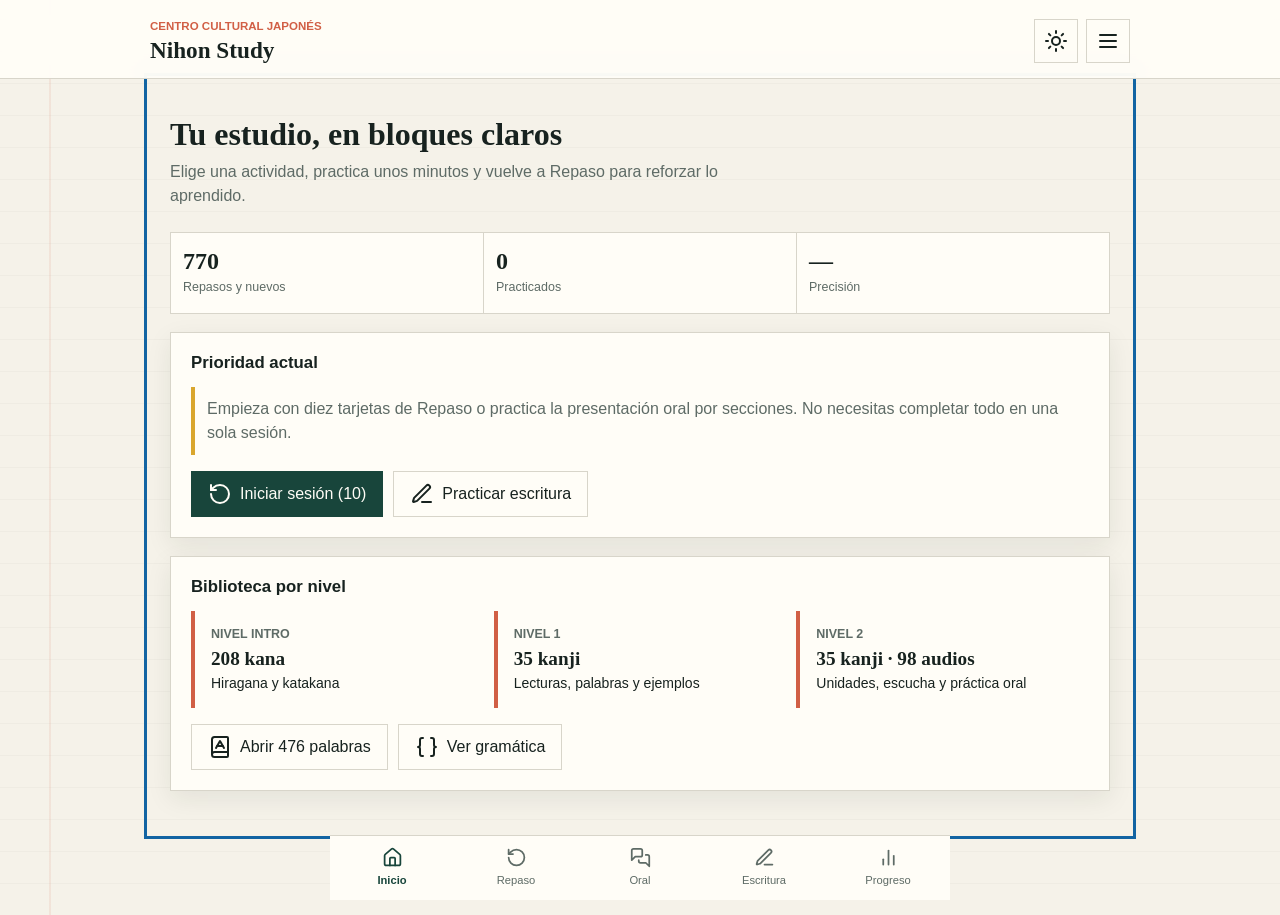
<file: index.html>
<!doctype html>
<html lang="es">
<head>
  <meta charset="utf-8">
  <meta name="viewport" content="width=device-width, initial-scale=1, viewport-fit=cover">
  <meta name="theme-color" content="#18453b">
  <meta name="description" content="Aplicación de estudio de japonés con kana, kanji, vocabulario, gramática, escucha y práctica oral.">
  <link rel="manifest" href="./manifest.webmanifest">
  <link rel="apple-touch-icon" href="./icons/icon-192.png">
  <link rel="stylesheet" href="./vendor/bootstrap/css/bootstrap.min.css">
  <link rel="stylesheet" href="./styles.css">
  <title>Nihon Study</title>
</head>
<body>
  <a class="skip-link" href="#app-content">Saltar al contenido</a>
  <header class="app-header">
    <div>
      <p class="eyebrow">Centro Cultural Japonés</p>
      <h1>Nihon Study</h1>
    </div>
    <div class="header-actions">
      <button class="icon-button" id="theme-toggle" type="button" aria-label="Cambiar tema" title="Cambiar tema">
        <i data-lucide="sun" aria-hidden="true"></i>
      </button>
      <button class="icon-button" id="menu-toggle" type="button" aria-controls="more-menu" aria-label="Abrir más opciones" title="Más opciones">
        <i data-lucide="menu" aria-hidden="true"></i>
      </button>
    </div>
  </header>

  <dialog class="more-menu" id="more-menu" aria-labelledby="more-menu-title">
    <div class="menu-header">
      <h2 id="more-menu-title">Más opciones</h2>
      <button type="button" class="icon-button" id="menu-close" aria-label="Cerrar menú" title="Cerrar">
        <i data-lucide="x" aria-hidden="true"></i>
      </button>
    </div>
    <nav class="offcanvas-body secondary-nav" aria-label="Navegación secundaria">
      <a href="#/flashcards"><i data-lucide="gallery-horizontal-end" aria-hidden="true"></i>Flashcards</a>
      <a href="#/kana"><i data-lucide="languages" aria-hidden="true"></i>Kana</a>
      <a href="#/kanji"><i data-lucide="square-kanban" aria-hidden="true"></i>Kanji</a>
      <a href="#/vocabulary"><i data-lucide="book-a" aria-hidden="true"></i>Vocabulario</a>
      <a href="#/grammar"><i data-lucide="braces" aria-hidden="true"></i>Gramática</a>
      <a href="#/listening"><i data-lucide="headphones" aria-hidden="true"></i>Escucha</a>
      <a href="#/quiz"><i data-lucide="circle-help" aria-hidden="true"></i>Quiz</a>
      <a href="#/errors"><i data-lucide="scan-search" aria-hidden="true"></i>Errores</a>
      <a href="#/settings"><i data-lucide="settings" aria-hidden="true"></i>Configuración</a>
    </nav>
  </dialog>

  <main id="app-content" class="app-content" tabindex="-1">
    <div class="loading-state" role="status">Preparando tu sesión de estudio…</div>
  </main>

  <nav class="bottom-nav" aria-label="Navegación principal">
    <a href="#/home" data-route="home"><i data-lucide="house" aria-hidden="true"></i><span>Inicio</span></a>
    <a href="#/review" data-route="review"><i data-lucide="rotate-ccw" aria-hidden="true"></i><span>Repaso</span></a>
    <a href="#/exam" data-route="exam"><i data-lucide="messages-square" aria-hidden="true"></i><span>Oral</span></a>
    <a href="#/writing" data-route="writing"><i data-lucide="pen-line" aria-hidden="true"></i><span>Escritura</span></a>
    <a href="#/progress" data-route="progress"><i data-lucide="chart-no-axes-column" aria-hidden="true"></i><span>Progreso</span></a>
  </nav>

  <script src="./vendor/bootstrap/js/bootstrap.bundle.min.js"></script>
  <script src="./vendor/lucide/lucide.min.js"></script>
  <script type="module" src="./app.js?v=1.4.0"></script>
</body>
</html>
</file>
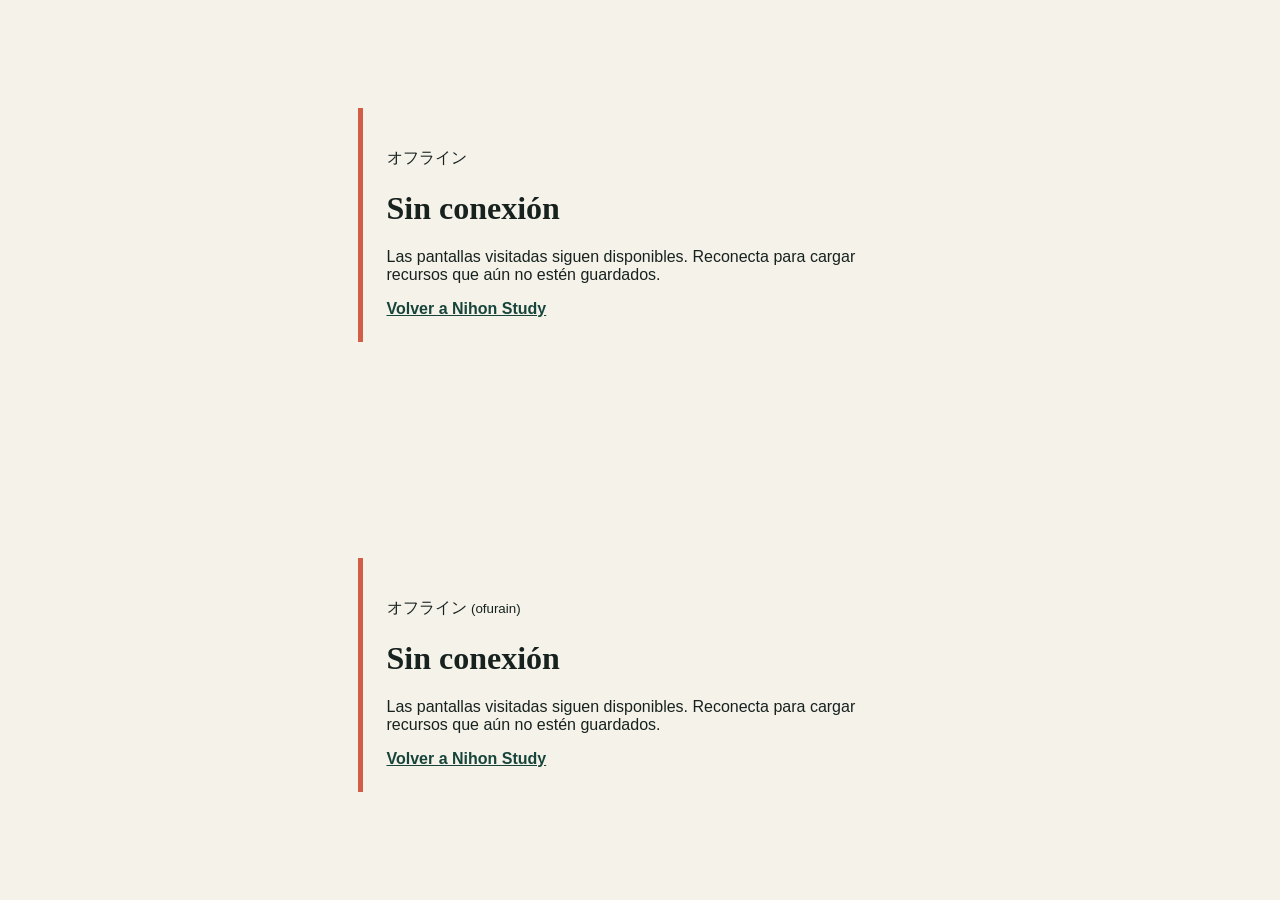
<file: offline.html>
<!doctype html>
<html lang="es">
<head>
  <meta charset="utf-8">
  <meta name="viewport" content="width=device-width, initial-scale=1">
  <meta name="theme-color" content="#18453b">
  <title>Sin conexión · Nihon Study</title>
  <style>
    body { background: #f5f2e9; color: #17221f; display: grid; font-family: Aptos, sans-serif; margin: 0; min-height: 100vh; place-items: center; }
    main { border-left: 5px solid #d15f45; max-width: 32rem; padding: 24px; }
    h1 { font-family: Georgia, "Yu Mincho", serif; }
    a { color: #18453b; font-weight: 700; }
  </style>
</head>
<body><main><p lang="ja">オフライン</p><h1>Sin conexión</h1><p>Las pantallas visitadas siguen disponibles. Reconecta para cargar recursos que aún no estén guardados.</p><a href="./index.html#/home">Volver a Nihon Study</a></main></body>
<body><main><p><span lang="ja">オフライン</span> <small>(ofurain)</small></p><h1>Sin conexión</h1><p>Las pantallas visitadas siguen disponibles. Reconecta para cargar recursos que aún no estén guardados.</p><a href="./index.html#/home">Volver a Nihon Study</a></main></body>
</html>
</file>
<file: styles.css>
:root {
  color-scheme: light;
  --ink: #17221f;
  --muted: #5e6b66;
  --paper: #f5f2e9;
  --surface: #fffdf7;
  --line: #d8d5ca;
  --forest: #18453b;
  --forest-strong: #10352d;
  --coral: #d15f45;
  --gold: #d9a62e;
  --focus: #1264a3;
  --shadow: 0 8px 24px rgba(23, 34, 31, 0.08);
}

[data-theme="dark"] {
  color-scheme: dark;
  --ink: #eef3ef;
  --muted: #b8c2bd;
  --paper: #151a18;
  --surface: #202724;
  --line: #3b4541;
  --forest: #78b9a7;
  --forest-strong: #9ed2c4;
  --coral: #ef8a70;
  --gold: #f1c75b;
  --shadow: none;
}

* { box-sizing: border-box; }

body {
  margin: 0;
  min-height: 100vh;
  background:
    linear-gradient(90deg, transparent 49px, color-mix(in srgb, var(--coral) 20%, transparent) 50px, transparent 51px),
    repeating-linear-gradient(0deg, transparent 0 31px, color-mix(in srgb, var(--line) 40%, transparent) 32px),
    var(--paper);
  color: var(--ink);
  font-family: "Aptos", "Yu Gothic UI", sans-serif;
  letter-spacing: 0;
  padding-bottom: calc(82px + env(safe-area-inset-bottom));
}

button, input, select { font: inherit; }

.skip-link {
  position: fixed;
  left: 12px;
  top: -60px;
  z-index: 2000;
  background: var(--ink);
  color: var(--surface);
  padding: 10px 14px;
}

.skip-link:focus { top: 12px; }

.app-header {
  display: flex;
  align-items: center;
  justify-content: space-between;
  gap: 16px;
  padding: max(18px, env(safe-area-inset-top)) 20px 14px;
  border-bottom: 1px solid var(--line);
  background: color-mix(in srgb, var(--surface) 94%, transparent);
  backdrop-filter: blur(12px);
  position: sticky;
  top: 0;
  z-index: 20;
}

.app-header h1 { font: 700 1.45rem/1.1 Georgia, "Yu Mincho", serif; margin: 0; }
.eyebrow { color: var(--coral); font-size: 0.72rem; font-weight: 800; margin: 0 0 3px; text-transform: uppercase; }

.icon-button {
  align-items: center;
  background: transparent;
  border: 1px solid var(--line);
  color: var(--ink);
  display: inline-flex;
  height: 44px;
  justify-content: center;
  width: 44px;
}
.icon-button svg, .secondary-nav svg { pointer-events: none; }

.app-content { margin: 0 auto; max-width: 980px; padding: 24px 20px 42px; }
.view-header { margin-bottom: 24px; }
.view-header h2 { font: 700 2rem/1.1 Georgia, "Yu Mincho", serif; margin: 0 0 8px; }
.view-header p { color: var(--muted); margin: 0; max-width: 66ch; }

.metric-strip { display: grid; gap: 1px; grid-template-columns: repeat(3, 1fr); background: var(--line); border: 1px solid var(--line); }
.metric { background: var(--surface); min-width: 0; padding: 16px 12px; }
.metric strong { display: block; font: 700 1.5rem/1 Georgia, serif; }
.metric span { color: var(--muted); display: block; font-size: 0.78rem; margin-top: 5px; }

.section-band { background: var(--surface); border: 1px solid var(--line); box-shadow: var(--shadow); margin-top: 18px; padding: 20px; }
.section-band h3 { font-size: 1.05rem; font-weight: 800; margin: 0 0 14px; }
.status-line { border-left: 4px solid var(--gold); color: var(--muted); padding: 10px 12px; }

.primary-action, .secondary-action {
  align-items: center;
  border: 1px solid transparent;
  display: inline-flex;
  gap: 8px;
  justify-content: center;
  min-height: 46px;
  padding: 10px 16px;
  text-decoration: none;
}
.primary-action { background: var(--forest); color: var(--surface); }
.primary-action:hover { background: var(--forest-strong); color: var(--surface); }
.secondary-action { background: transparent; border-color: var(--line); color: var(--ink); }
.action-row { display: flex; flex-wrap: wrap; gap: 10px; margin-top: 16px; }

.exam-list { display: grid; gap: 12px; }
.exam-item { border-left: 4px solid var(--coral); padding: 4px 0 4px 14px; }
.exam-item h4 { font-size: 1rem; margin: 0 0 4px; }
.exam-item p { color: var(--muted); margin: 0; }
.criteria-list { display: grid; gap: 8px; list-style: none; margin: 16px 0 0; padding: 0; }
.criteria-list li { align-items: center; border-bottom: 1px solid var(--line); display: flex; justify-content: space-between; padding: 10px 0; }
.lesson-block + .lesson-block { border-top: 1px solid var(--line); margin-top: 24px; padding-top: 24px; }
.lesson-meta { color: var(--coral); font-size: 0.78rem; font-weight: 800; margin: 0 0 6px; text-transform: uppercase; }
.lesson-block h4, .exam-subsection h4 { font-size: 0.9rem; font-weight: 800; margin: 20px 0 10px; }
.key-point-list, .requirement-list { padding-left: 22px; }
.key-point-list li, .requirement-list li { margin: 7px 0; }
.pattern-grid { display: grid; gap: 8px; }
.pattern-item { border: 1px solid var(--line); display: grid; gap: 3px; padding: 12px; }
.pattern-item strong { font-size: 1.05rem; }
.pattern-item span { color: var(--muted); font-size: 0.85rem; }
.romaji { color: var(--coral); display: block; font-size: 0.82rem; font-style: italic; margin-top: 4px; }
.exam-subsection { border-top: 1px solid var(--line); margin-top: 18px; padding-top: 1px; }
.rehearsal-list { display: grid; gap: 8px; }
.rehearsal-item { border: 1px solid var(--line); display: grid; gap: 12px; padding: 12px; transition: border-color 160ms ease, background-color 160ms ease; }
.rehearsal-item.is-complete { background: color-mix(in srgb, var(--forest) 7%, var(--surface)); border-color: var(--forest); }
.rehearsal-question { align-items: start; display: grid; gap: 12px; grid-template-columns: 22px 1fr; }
.rehearsal-question input { height: 20px; margin-top: 2px; width: 20px; }
.rehearsal-question label { cursor: pointer; display: grid; gap: 3px; }
.rehearsal-item small { color: var(--muted); }
.rehearsal-answer { width: 100%; }
.rehearsal-status { border-left: 4px solid var(--forest); font-weight: 700; margin: 12px 0 0; padding: 10px 12px; }

.writing-layout { display: grid; gap: 16px; }
.writing-layout > * { min-width: 0; }
.writing-guide-panel { display: grid; gap: 12px; }
.writing-guide-panel > *, .writing-selectors > * { min-width: 0; }
.writing-selectors { display: grid; gap: 8px; grid-template-columns: minmax(120px, 0.7fr) minmax(170px, 1.3fr); }
.writing-reference { align-items: center; background: var(--surface); border: 1px solid var(--line); display: flex; flex-direction: column; font-size: 5rem; justify-content: center; min-height: 150px; }
.writing-reference .romaji { font-family: Aptos, sans-serif; font-size: 0.9rem; }
.writing-detail { color: var(--muted); font-size: 0.8rem; margin: 4px 12px 12px; text-align: center; }
.stroke-order-panel { background: var(--surface); border: 1px solid var(--line); padding: 14px; }
.stroke-order-panel h3 { font-size: 1.15rem; margin: 0 0 5px; }
.stroke-order-panel > p { color: var(--muted); font-size: 0.84rem; margin: 0 0 12px; }
.stroke-guide { display: flex; gap: 10px; overflow-x: auto; padding-bottom: 4px; }
.stroke-guide figure { flex: 0 0 min(180px, 72vw); margin: 0; }
.stroke-guide img { aspect-ratio: 1; background: #fff; border: 1px solid var(--line); display: block; height: auto; width: 100%; }
.stroke-guide figcaption { font-size: 1.3rem; font-weight: 800; padding-top: 4px; text-align: center; }
.writing-canvas-panel h3 { margin-top: 0; }
#writing-canvas { background: #fff; border: 1px solid var(--line); display: block; height: min(72vw, 420px); max-width: 100%; touch-action: none; width: 100%; }
.canvas-tools { display: flex; flex-wrap: wrap; gap: 8px; }

.bottom-nav {
  background: var(--surface);
  border-top: 1px solid var(--line);
  bottom: 0;
  display: grid;
  grid-template-columns: repeat(5, 1fr);
  left: 0;
  padding-bottom: env(safe-area-inset-bottom);
  position: fixed;
  right: 0;
  z-index: 30;
}
.bottom-nav a { align-items: center; color: var(--muted); display: flex; flex-direction: column; font-size: 0.7rem; gap: 4px; min-height: 64px; justify-content: center; text-decoration: none; }
.bottom-nav a[aria-current="page"] { color: var(--forest); font-weight: 800; }
.bottom-nav svg { height: 21px; width: 21px; }

.loading-state, .error-state { background: var(--surface); border: 1px solid var(--line); padding: 24px; }
.error-state { border-left: 4px solid var(--coral); }

:focus-visible { outline: 3px solid var(--focus); outline-offset: 3px; }

@media (min-width: 760px) {
  .app-header { padding-inline: max(28px, calc((100vw - 980px) / 2)); }
  .app-content { padding-top: 38px; }
  .writing-layout { align-items: start; grid-template-columns: minmax(320px, 0.9fr) minmax(400px, 1.1fr); }
  .pattern-grid { grid-template-columns: repeat(2, minmax(0, 1fr)); }
  .bottom-nav { left: 50%; max-width: 620px; transform: translateX(-50%); }
}

@media (prefers-reduced-motion: reduce) {
  *, *::before, *::after { scroll-behavior: auto !important; transition: none !important; }
}
.header-actions { display: flex; gap: 8px; }
.more-menu { background: var(--surface); border: 0; color: var(--ink); height: 100dvh; margin: 0 0 0 auto; max-height: none; max-width: min(390px, 92vw); padding: 0; width: 100%; }
.more-menu::backdrop { background: rgba(23, 34, 31, 0.56); }
.menu-header { align-items: center; border-bottom: 1px solid var(--line); display: flex; justify-content: space-between; padding: 18px 20px; }
.menu-header h2 { font: 700 1.5rem/1.1 Georgia, "Yu Mincho", serif; margin: 0; }
.more-menu .offcanvas-body { padding: 14px 20px; }
.secondary-nav { display: grid; align-content: start; gap: 4px; }
.secondary-nav a { align-items: center; color: var(--ink); display: flex; gap: 12px; min-height: 48px; padding: 10px 8px; text-decoration: none; }
.secondary-nav a:hover { background: color-mix(in srgb, var(--forest) 10%, transparent); }
.secondary-nav svg { height: 20px; width: 20px; }
.review-category-bar { align-items: end; background: var(--surface); border: 1px solid var(--line); display: grid; gap: 8px; grid-template-columns: minmax(180px, 1fr) minmax(180px, 260px); padding: 14px 18px; }
.review-category-bar label { font-weight: 800; }
.review-steps { background: var(--paper); margin: 12px 0 18px; padding: 12px 18px 12px 38px; text-align: left; }
.review-steps li { margin: 5px 0; }
.review-help { background: var(--paper); border-left: 4px solid var(--gold); margin-top: 14px; padding: 12px 14px; }
.review-help p { color: var(--muted); margin: 5px 0 0; }
.flashcard { background: var(--surface); border: 1px solid var(--line); min-height: 240px; padding: 28px 20px; text-align: center; width: 100%; }
.flashcard .card-prompt { font: 700 2rem/1.3 Georgia, "Yu Mincho", serif; }
.flashcard .card-answer { border-top: 1px solid var(--line); color: var(--ink); font-size: 1rem; margin-top: 18px; padding-top: 18px; text-align: left; }
.flashcard .card-answer h3 { margin: 0 0 8px; }
.review-explanation, .adjective-identification { background: var(--paper); border-left: 4px solid var(--gold); margin-top: 12px; padding: 10px 12px; }
.review-explanation p, .adjective-identification p { margin: 5px 0; }
.review-example { border: 1px solid var(--line); display: grid; gap: 3px; margin-top: 10px; padding: 10px 12px; }
.review-example .romaji { margin: 0; }
.grade-grid { display: grid; gap: 6px; grid-template-columns: repeat(6, 1fr); margin-top: 12px; }
.grade-grid button { background: var(--surface); border: 1px solid var(--line); display: grid; gap: 2px; min-height: 58px; padding: 6px; }
.grade-grid button span { color: var(--muted); font-size: 0.7rem; }
.heatmap-row { align-items: end; display: grid; gap: 6px; grid-template-columns: repeat(7, 1fr); min-height: 90px; }
.heatmap-day { background: var(--forest); min-height: 8px; }
.empty-state { color: var(--muted); padding: 18px 0; }
.level-grid { display: grid; gap: 10px; }
.level-panel { border-left: 4px solid var(--coral); color: var(--ink); display: grid; gap: 3px; padding: 14px 16px; text-decoration: none; }
.level-panel:hover { background: color-mix(in srgb, var(--forest) 8%, transparent); color: var(--ink); }
.level-panel span { color: var(--muted); font-size: 0.78rem; font-weight: 800; text-transform: uppercase; }
.level-panel strong { font: 700 1.2rem/1.2 Georgia, "Yu Mincho", serif; }
.segmented-control { display: flex; gap: 1px; margin-bottom: 16px; }
.segmented-control button { background: var(--surface); border: 1px solid var(--line); color: var(--ink); min-height: 44px; padding: 8px 16px; }
.kana-grid { display: grid; gap: 8px; grid-template-columns: repeat(auto-fill, minmax(72px, 1fr)); }
.kana-tile { align-items: center; border: 1px solid var(--line); display: flex; flex-direction: column; justify-content: center; min-height: 92px; }
.kana-tile strong { font: 700 2rem/1 "Yu Mincho", Georgia, serif; }
.filter-row { display: grid; gap: 8px; margin-bottom: 16px; }
.kanji-grid { display: grid; gap: 12px; }
.kanji-card { border: 1px solid var(--line); display: grid; gap: 14px; grid-template-columns: 82px 1fr; padding: 16px; }
.kanji-character { align-items: center; background: var(--paper); display: flex; font: 700 3.4rem/1 "Yu Mincho", Georgia, serif; height: 82px; justify-content: center; width: 82px; }
.kanji-card h3, .kanji-card p { margin: 0 0 6px; }
.kanji-card small { display: block; }
.vocabulary-list { display: grid; margin-top: 16px; }
.vocabulary-row { border-bottom: 1px solid var(--line); padding: 12px 4px; }
.vocabulary-main { align-items: center; display: grid; gap: 4px 12px; grid-template-columns: minmax(80px, 0.8fr) minmax(100px, 1fr) minmax(100px, 1fr) minmax(150px, 2fr) auto; }
.vocabulary-row .romaji { margin: 0; }
.vocabulary-example { border: 1px solid var(--line); margin-top: 10px; }
.vocabulary-example summary { cursor: pointer; font-weight: 750; padding: 9px 12px; }
.vocabulary-example[open] summary { border-bottom: 1px solid var(--line); }
.vocabulary-example > div { display: grid; gap: 4px; padding: 12px; }
.vocabulary-example p { margin: 3px 0; }
.grammar-note { background: var(--paper); border-left: 3px solid var(--gold); padding: 9px 10px; }
.listening-lesson-bar { align-items: center; background: var(--surface); border: 1px solid var(--line); display: grid; gap: 10px; grid-template-columns: minmax(160px, 1fr) minmax(220px, 320px); padding: 14px 18px; }
.listening-lesson-bar label { font-weight: 800; }
.listening-guide { border: 1px solid var(--line); margin: 16px 0; }
.listening-guide-heading { background: var(--forest); color: #fff; padding: 20px; }
.listening-guide-heading .lesson-meta { color: #fff; opacity: 0.82; }
.listening-guide-heading h2 { font: 700 1.7rem/1.15 Georgia, "Yu Mincho", serif; margin: 4px 0 8px; }
.listening-guide-heading p:last-child { margin: 0; max-width: 72ch; }
.listening-guide-section { background: var(--surface); border-top: 1px solid var(--line); }
.listening-guide-section > summary { cursor: pointer; font-weight: 800; padding: 14px 18px; }
.listening-guide-section[open] > summary { background: var(--paper); border-bottom: 1px solid var(--line); }
.listening-study-grid { display: grid; gap: 10px; grid-template-columns: repeat(2, minmax(0, 1fr)); padding: 14px; }
.listening-study-card { border: 1px solid var(--line); display: grid; gap: 5px; padding: 13px 14px; }
.listening-study-card h4, .listening-study-card p { margin: 0; }
.listening-study-card > .romaji, .listening-example .romaji { margin: 0; }
.listening-formation, .listening-use { background: var(--paper); border-left: 3px solid var(--gold); margin-top: 4px !important; padding: 8px 9px; }
.listening-example { border-top: 1px solid var(--line); display: grid; gap: 2px; margin-top: 5px; padding-top: 8px; }
.listening-topic-grid { display: grid; gap: 10px; grid-template-columns: repeat(3, minmax(0, 1fr)); }
.listening-topic-grid article { border-left: 4px solid var(--coral); padding: 10px 12px; }
.listening-topic-grid h4, .listening-topic-grid p { margin: 0 0 5px; }
.audio-list { display: grid; gap: 10px; }
.audio-row { border-bottom: 1px solid var(--line); display: grid; gap: 10px; padding: 12px 0; }
.audio-heading { align-items: center; display: grid; gap: 10px; grid-template-columns: minmax(90px, 0.5fr) minmax(240px, 2fr); }
.audio-row audio { width: 100%; }
.transcript-details { border: 1px solid var(--line); }
.transcript-details summary { cursor: pointer; font-weight: 750; padding: 11px 13px; }
.transcript-details[open] summary { border-bottom: 1px solid var(--line); }
.topic-explanation { background: var(--paper); padding: 14px; }
.topic-explanation h4, .topic-explanation p { margin: 0 0 8px; }
.language-focus { display: grid; gap: 8px; grid-template-columns: repeat(auto-fit, minmax(170px, 1fr)); }
.language-focus > div { border-left: 3px solid var(--coral); display: grid; padding-left: 10px; }
.language-focus .romaji { margin: 0; }
.transcript-dialogue { display: grid; }
.transcript-line { border-bottom: 1px solid var(--line); display: grid; gap: 2px 12px; grid-template-columns: minmax(75px, 0.6fr) minmax(180px, 2fr); padding: 11px 13px; }
.transcript-line:last-child { border-bottom: 0; }
.transcript-line .speaker { grid-row: 1 / 4; }
.transcript-cue { align-self: start; background: transparent; border: 1px solid var(--line); color: var(--forest); font-variant-numeric: tabular-nums; grid-row: 1 / 4; min-height: 32px; padding: 4px 7px; }
.transcript-cue:hover, .transcript-cue:focus-visible { background: var(--paper); border-color: var(--forest); }
.transcript-line .romaji { margin: 0; }
.transcript-line .translation { color: var(--muted); }
.grammar-tabs { background: var(--surface); border: 1px solid var(--line); display: flex; gap: 2px; margin-bottom: 16px; overflow-x: auto; padding: 5px; }
.grammar-tabs button { background: transparent; border: 0; color: var(--muted); flex: 1 0 max-content; min-height: 44px; padding: 8px 14px; }
.grammar-tabs button.is-active { background: var(--forest); color: #fff; font-weight: 800; }
.grammar-level-heading { align-items: end; background: var(--forest); color: #fff; display: grid; gap: 18px; grid-template-columns: minmax(0, 1fr) minmax(220px, 310px); padding: 22px; }
.grammar-level-heading .lesson-meta { color: #fff; opacity: 0.8; }
.grammar-level-heading h2, .grammar-level-heading p { margin: 4px 0; }
.grammar-unit-list { border: 1px solid var(--line); border-top: 0; }
.grammar-unit { background: var(--surface); border-bottom: 1px solid var(--line); }
.grammar-unit:last-child { border-bottom: 0; }
.grammar-unit > summary { align-items: center; cursor: pointer; display: flex; gap: 12px; justify-content: space-between; padding: 15px 18px; }
.grammar-unit > summary span { color: var(--muted); font-size: 0.78rem; white-space: nowrap; }
.grammar-unit[open] > summary { background: var(--paper); border-bottom: 1px solid var(--line); }
.grammar-unit-body { display: grid; gap: 12px; padding: 15px 18px 18px; }
.grammar-point-list { display: flex; flex-wrap: wrap; gap: 7px; list-style: none; margin: 0; padding: 0; }
.grammar-point-list li { border: 1px solid var(--line); padding: 6px 9px; }
.grammar-pattern-card { border-left: 4px solid var(--coral); display: grid; gap: 4px; padding: 10px 13px; }
.grammar-pattern-card h4, .grammar-pattern-card p { margin: 0; }
.simple-explanation { background: var(--paper); border-left: 4px solid var(--gold); margin: 10px 0 0; padding: 10px 12px; }
.explained-example { border-top: 1px solid var(--line); display: grid; gap: 3px; padding-top: 11px; }
.explained-example .romaji { margin: 0; }
.explained-example p { color: var(--muted); margin: 5px 0 0; }
.grammar-tool-heading { align-items: end; display: grid; gap: 16px; grid-template-columns: minmax(0, 1fr) minmax(220px, 320px); }
.grammar-tool-heading h2 { margin: 0 0 6px; }
.conjugation-board { border: 1px solid var(--line); display: grid; margin-top: 16px; }
.conjugation-row { align-items: center; border-bottom: 1px solid var(--line); display: grid; gap: 5px 12px; grid-template-columns: 1.3fr 1fr 1.2fr 1.4fr; min-height: 64px; padding: 9px 12px; }
.conjugation-row:last-child { border-bottom: 0; }
.conjugation-row:nth-child(even) { background: var(--paper); }
.conjugation-row [lang="ja"] { font-size: 1.12rem; font-weight: 800; }
.conjugation-row .romaji { margin: 0; }
.word-type-tabs { display: flex; flex-wrap: wrap; gap: 5px; margin: 14px 0 10px; }
.word-type-tabs button { background: var(--surface); border: 1px solid var(--line); min-height: 42px; padding: 7px 12px; }
.word-type-tabs button.is-active { background: var(--forest); color: #fff; }
.word-bank-grid { display: grid; gap: 8px; grid-template-columns: repeat(auto-fill, minmax(190px, 1fr)); }
.word-bank-card { border: 1px solid var(--line); display: grid; gap: 3px; min-height: 145px; padding: 12px; }
.word-bank-card > strong { font: 700 1.35rem/1.2 "Yu Mincho", Georgia, serif; margin-top: auto; }
.word-bank-card .romaji { margin: 0; }
.word-type { color: var(--coral); font-size: 0.72rem; font-weight: 800; text-transform: uppercase; }
.grammar-exercise { background: var(--surface); border: 1px solid var(--line); padding: 22px; }
.grammar-exercise h2 { margin: 4px 0 18px; }
.exercise-prompt { font: 700 1.55rem/1.4 "Yu Mincho", Georgia, serif; margin-bottom: 2px; }
.exercise-options { display: grid; gap: 8px; margin: 18px 0; }
.exercise-options button { align-items: center; background: var(--surface); border: 1px solid var(--line); display: grid; gap: 12px; grid-template-columns: 34px 1fr; min-height: 54px; padding: 8px 12px; text-align: left; }
.exercise-options button > span { align-items: center; background: var(--paper); display: flex; height: 32px; justify-content: center; width: 32px; }
.exercise-options button.is-correct { background: color-mix(in srgb, var(--forest) 10%, var(--surface)); border-color: var(--forest); }
.exercise-options button.is-incorrect { background: color-mix(in srgb, var(--coral) 10%, var(--surface)); border-color: var(--coral); }
.exercise-feedback { min-height: 0; }
.exercise-feedback.is-correct, .exercise-feedback.is-incorrect { border-left: 4px solid var(--forest); margin: 12px 0; padding: 10px 12px; }
.exercise-feedback.is-incorrect { border-left-color: var(--coral); }
.exercise-feedback p { margin: 4px 0 0; }
.exercise-navigation { display: flex; gap: 8px; justify-content: space-between; margin-top: 18px; }
.grammar-card { border-bottom: 1px solid var(--line); padding: 16px 0; }
.grammar-card:last-child { border-bottom: 0; }
.grammar-card h3 { margin-bottom: 8px; }
.grammar-card > strong { font-size: 1.2rem; }
.formation { background: var(--paper); border-left: 3px solid var(--forest); padding: 9px 12px; }
.example-list { display: grid; gap: 8px; }
.language-example { border: 1px solid var(--line); display: grid; gap: 2px; padding: 10px 12px; }
.guide-grid { display: grid; gap: 10px; }
.notation-grid { display: grid; gap: 1px; grid-template-columns: repeat(auto-fit, minmax(230px, 1fr)); background: var(--line); border: 1px solid var(--line); }
.notation-grid article { background: var(--surface); display: grid; gap: 4px; padding: 14px; }
.notation-grid article > strong { color: var(--coral); font-size: 1.05rem; }
.notation-grid small { color: var(--muted); }
.guide-item { border: 1px solid var(--line); padding: 14px; }
.guide-item > strong:first-child { font: 700 1.6rem/1 "Yu Mincho", Georgia, serif; }
.guide-item h4, .guide-item p { margin: 0 0 8px; }
.conjugation-table { display: grid; }
.conjugation-table > div { align-items: center; border-bottom: 1px solid var(--line); display: grid; gap: 5px 12px; grid-template-columns: 1.2fr 1fr 1.2fr 2fr; padding: 10px 4px; }
.conjugation-table .romaji { margin: 0; }
.error-item { border-bottom: 1px solid var(--line); display: grid; gap: 4px; padding: 12px 0; }
.error-item span, .error-item small { color: var(--muted); }
.oral-model { margin-top: 18px; }
.oral-section { position: relative; }
.oral-number { color: var(--coral); font: 700 2rem/1 Georgia, "Yu Mincho", serif; margin: 0 0 5px; }
.oral-checklist { display: flex; flex-wrap: wrap; gap: 8px; list-style: none; margin: 14px 0; padding: 0; }
.oral-checklist li { background: var(--paper); border: 1px solid var(--line); padding: 7px 10px; }
.oral-lines { display: grid; gap: 12px; margin-top: 18px; }
.oral-line { border: 1px solid var(--line); display: grid; gap: 1px; grid-template-columns: repeat(3, minmax(0, 1fr)); background: var(--line); }
.oral-line > div { background: var(--surface); min-width: 0; padding: 12px; }
.oral-line strong { color: var(--coral); display: block; font-size: 0.75rem; margin-bottom: 5px; text-transform: uppercase; }
.oral-line p { margin: 0; overflow-wrap: anywhere; }
.oral-line [lang="ja"] { font-family: "Yu Mincho", Georgia, serif; font-size: 1.05rem; }
.oral-line .romaji { font-size: 0.9rem; }
.conversation-intro { box-shadow: none; }
.conversation-tabs { display: grid; gap: 1px; grid-template-columns: repeat(2, minmax(0, 1fr)); margin-top: 14px; background: var(--line); border: 1px solid var(--line); }
.conversation-tabs button { background: var(--surface); border: 0; color: var(--ink); min-height: 52px; padding: 10px 14px; }
.conversation-tabs button.is-active { background: var(--forest); color: #fff; font-weight: 800; }
.conversation-lab > h3 { font: 700 1.45rem/1.2 Georgia, "Yu Mincho", serif; }
.conversation-thread { display: grid; gap: 10px; margin: 18px 0; }
.conversation-bubble { border: 1px solid var(--line); display: grid; gap: 3px; max-width: min(720px, 92%); padding: 13px 15px; }
.conversation-bubble.speaker-a { border-left: 4px solid var(--forest); justify-self: start; }
.conversation-bubble.speaker-b { background: var(--paper); border-right: 4px solid var(--coral); justify-self: end; }
.conversation-bubble > strong { font-family: "Yu Mincho", Georgia, serif; font-size: 1.08rem; }
.conversation-bubble .romaji { margin: 0; }
.conversation-speaker { color: var(--muted); font-size: 0.72rem; font-weight: 800; text-transform: uppercase; }
.conversation-activity { border-top: 1px solid var(--line); display: grid; gap: 12px; padding-top: 16px; }
.conversation-activity h4 { margin: 0; }
.conversation-choices { display: grid; gap: 8px; }
.conversation-choice { background: var(--surface); border: 1px solid var(--line); color: var(--ink); display: grid; gap: 2px; min-height: 76px; padding: 11px 13px; text-align: left; }
.conversation-choice > strong { font-family: "Yu Mincho", Georgia, serif; font-size: 1.04rem; }
.conversation-choice .romaji { margin: 0; }
.conversation-choice.is-correct { background: color-mix(in srgb, var(--forest) 10%, var(--surface)); border-color: var(--forest); }
.conversation-choice.is-incorrect { background: color-mix(in srgb, var(--coral) 10%, var(--surface)); border-color: var(--coral); }
.conversation-feedback { min-height: 0; }
.conversation-feedback.is-correct, .conversation-feedback.is-incorrect { border-left: 4px solid var(--forest); padding: 9px 12px; }
.conversation-feedback.is-incorrect { border-left-color: var(--coral); }
.conversation-feedback p { margin: 4px 0 0; }
.conversation-activity > .primary-action { justify-self: end; }
.conversation-activity > .primary-action:disabled { background: var(--line); color: var(--muted); cursor: not-allowed; opacity: 1; }
.conversation-complete { background: var(--paper); border-left: 4px solid var(--gold); display: grid; gap: 10px; padding: 14px; }
.conversation-complete p { margin: 0; }
.conversation-draft { min-height: 110px; resize: vertical; width: 100%; }

@media (min-width: 760px) {
  .level-grid { grid-template-columns: repeat(3, 1fr); }
  .filter-row { grid-template-columns: 180px 1fr; }
  .kanji-grid { grid-template-columns: repeat(2, minmax(0, 1fr)); }
  .guide-grid { grid-template-columns: repeat(2, minmax(0, 1fr)); }
}

@media (max-width: 620px) {
  .writing-selectors { grid-template-columns: minmax(0, 1fr); }
  .listening-lesson-bar, .listening-study-grid, .listening-topic-grid { grid-template-columns: 1fr; }
  .grammar-level-heading, .grammar-tool-heading { align-items: stretch; grid-template-columns: 1fr; }
  .conjugation-row { grid-template-columns: 1fr 1fr; }
  .grammar-unit > summary { align-items: start; }
  .review-category-bar { align-items: stretch; grid-template-columns: 1fr; }
  .grade-grid { grid-template-columns: repeat(3, 1fr); }
  .kanji-card { grid-template-columns: 68px 1fr; padding: 12px; }
  .kanji-character { font-size: 2.7rem; height: 68px; width: 68px; }
  .vocabulary-main { grid-template-columns: minmax(80px, 1fr) minmax(110px, 1fr); }
  .vocabulary-main span:nth-of-type(3), .vocabulary-main small { grid-column: 1 / -1; }
  .audio-row { grid-template-columns: 1fr; }
  .audio-heading { grid-template-columns: 1fr; }
  .transcript-line { grid-template-columns: 1fr; }
  .transcript-line .speaker { grid-row: auto; }
  .transcript-cue { grid-row: auto; justify-self: start; }
  .conjugation-table > div { grid-template-columns: 1fr 1fr; }
  .oral-line { grid-template-columns: 1fr; }
  .conversation-tabs { grid-template-columns: 1fr; }
  .conversation-bubble { max-width: 100%; }
}
</file>
